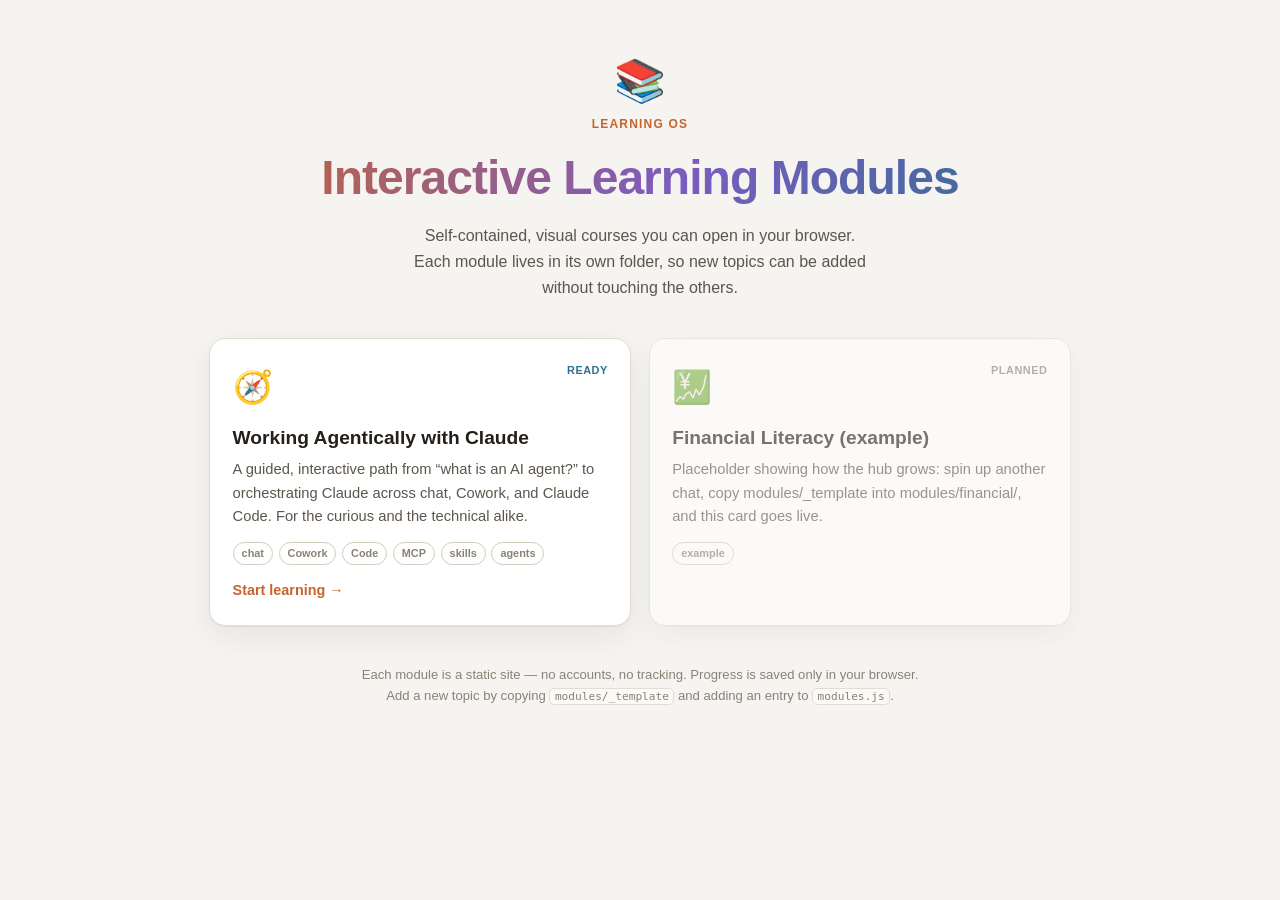
<file: index.html>
<!doctype html>
<html lang="en">
<head>
  <meta charset="utf-8" />
  <meta name="viewport" content="width=device-width, initial-scale=1" />
  <title>Learning OS — Interactive Learning Modules</title>
  <meta name="description" content="A hub of interactive, self-contained learning modules. Start with working agentically with Claude." />
  <link rel="icon" href="data:image/svg+xml,%3Csvg xmlns='http://www.w3.org/2000/svg' viewBox='0 0 100 100'%3E%3Ctext y='.9em' font-size='90'%3E%F0%9F%93%9A%3C/text%3E%3C/svg%3E" />
  <link rel="stylesheet" href="hub.css" />
</head>
<body>
  <div class="wrap">
    <header class="hub-head">
      <div class="mark">📚</div>
      <div class="hub-badge">Learning OS</div>
      <h1>Interactive Learning Modules</h1>
      <p>Self-contained, visual courses you can open in your browser. Each module lives in its own folder,
         so new topics can be added without touching the others.</p>
    </header>

    <main class="cards" id="cards"></main>

    <footer class="hub-foot">
      Each module is a static site — no accounts, no tracking. Progress is saved only in your browser.<br />
      Add a new topic by copying <code>modules/_template</code> and adding an entry to <code>modules.js</code>.
    </footer>
  </div>

  <script src="modules.js"></script>
  <script>
    const cards = document.getElementById('cards');
    cards.innerHTML = window.MODULES.map((m) => {
      const ready = m.status === 'ready';
      const inner = `
        <span class="status ${m.status}">${ready ? 'Ready' : 'Planned'}</span>
        <div class="card-emoji">${m.emoji}</div>
        <h2>${m.title}</h2>
        <p>${m.description}</p>
        <div class="tags">${m.tags.map((t) => `<span class="tag">${t}</span>`).join('')}</div>
        ${ready ? '<div class="card-cta">Start learning →</div>' : ''}`;
      return ready
        ? `<a class="card ready" href="${m.path}">${inner}</a>`
        : `<div class="card planned">${inner}</div>`;
    }).join('');
  </script>
</body>
</html>
</file>
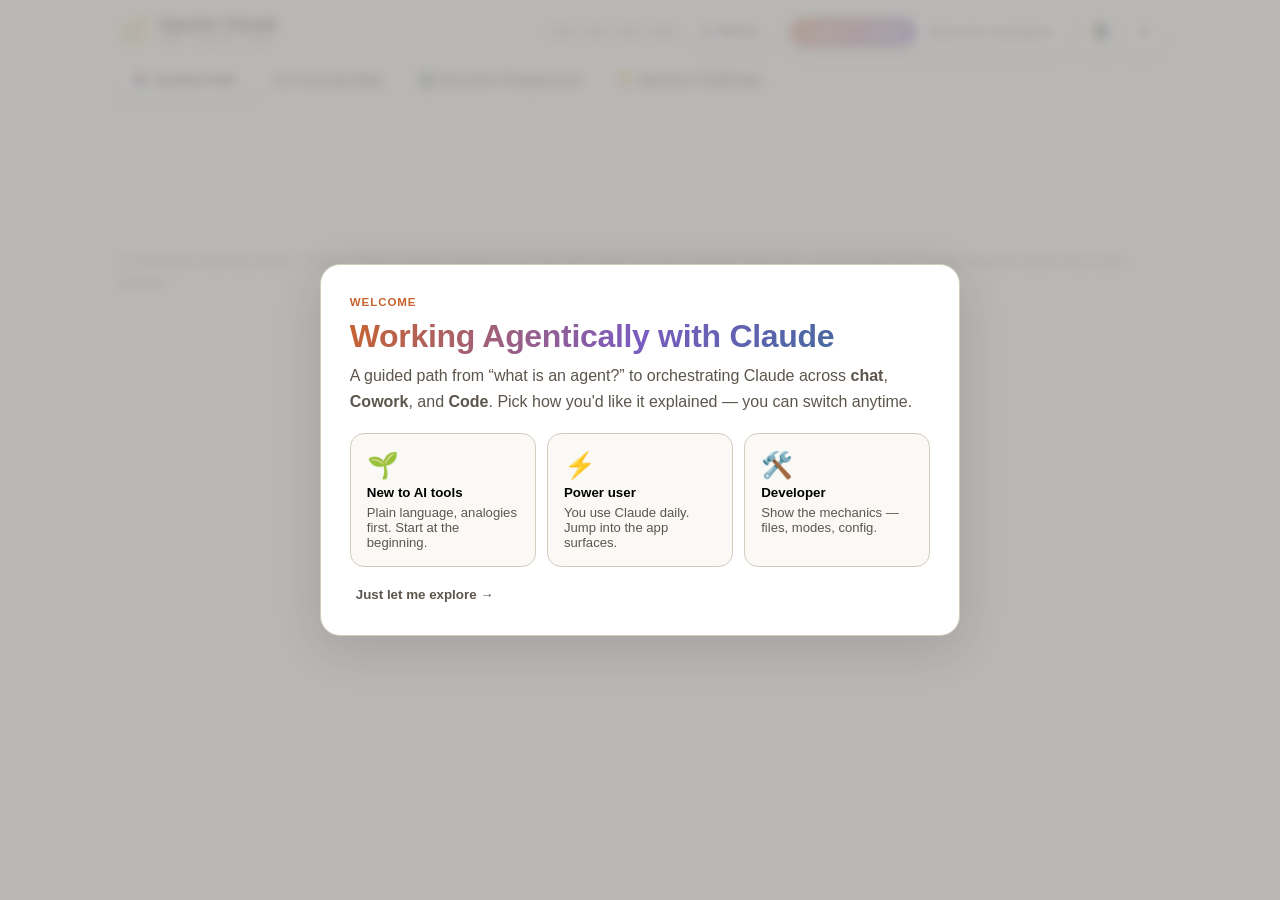
<file: modules/_template/index.html>
<!doctype html>
<html lang="en" data-theme="auto">
<head>
  <meta charset="utf-8" />
  <meta name="viewport" content="width=device-width, initial-scale=1" />
  <title>Working Agentically with Claude — Interactive Course</title>
  <meta name="description" content="An interactive, visual path from “what is an AI agent?” to orchestrating Claude across chat, Cowork, and Code." />
  <link rel="icon" href="data:image/svg+xml,%3Csvg xmlns='http://www.w3.org/2000/svg' viewBox='0 0 100 100'%3E%3Ctext y='.9em' font-size='90'%3E%F0%9F%A7%AD%3C/text%3E%3C/svg%3E" />
  <link rel="stylesheet" href="css/styles.css" />
</head>
<body>
  <!-- ===================== Onboarding overlay ===================== -->
  <div id="onboarding" class="overlay" hidden>
    <div class="overlay-card" role="dialog" aria-modal="true" aria-labelledby="ob-title">
      <div class="overlay-eyebrow">Welcome</div>
      <h1 id="ob-title">Working Agentically with Claude</h1>
      <p class="overlay-lede">A guided path from “what is an agent?” to orchestrating Claude across
        <strong>chat</strong>, <strong>Cowork</strong>, and <strong>Code</strong>. Pick how you'd like it explained —
        you can switch anytime.</p>
      <div class="ob-choices" id="ob-choices">
        <button class="ob-choice" data-lens="simple" data-start="foundations">
          <span class="ob-emoji">🌱</span>
          <span class="ob-choice-title">New to AI tools</span>
          <span class="ob-choice-sub">Plain language, analogies first. Start at the beginning.</span>
        </button>
        <button class="ob-choice" data-lens="simple" data-start="chat">
          <span class="ob-emoji">⚡</span>
          <span class="ob-choice-title">Power user</span>
          <span class="ob-choice-sub">You use Claude daily. Jump into the app surfaces.</span>
        </button>
        <button class="ob-choice" data-lens="mechanics" data-start="code">
          <span class="ob-emoji">🛠️</span>
          <span class="ob-choice-title">Developer</span>
          <span class="ob-choice-sub">Show the mechanics — files, modes, config.</span>
        </button>
      </div>
      <button class="ob-skip" id="ob-skip">Just let me explore →</button>
    </div>
  </div>

  <!-- ===================== Header ===================== -->
  <header class="app-header">
    <div class="header-inner">
      <a class="brand" href="../../index.html" title="Back to all modules">
        <span class="brand-mark">🧭</span>
        <span class="brand-text">
          <span class="brand-title">Agentic Claude</span>
          <span class="brand-sub">chat · Cowork · Code</span>
        </span>
      </a>

      <div class="progress-cluster" aria-live="polite">
        <div class="dikw" id="dikw-meter" title="Your journey: Data → Wisdom">
          <!-- filled by app.js -->
        </div>
        <div class="tier-badge" id="tier-badge" title="Your current mastery tier">
          <span class="tier-dot"></span>
          <span class="tier-label">Novice</span>
        </div>
      </div>

      <div class="header-controls">
        <div class="lens-toggle" id="lens-toggle" role="group" aria-label="Explanation depth">
          <button class="lens-btn" data-lens="simple" aria-pressed="true">Explain it simply</button>
          <button class="lens-btn" data-lens="mechanics" aria-pressed="false">Show the mechanics</button>
        </div>
        <button class="icon-btn" id="theme-toggle" title="Toggle light / dark" aria-label="Toggle theme">🌗</button>
        <button class="icon-btn" id="reset-btn" title="Reset your progress" aria-label="Reset progress">↺</button>
      </div>
    </div>

    <nav class="viewnav" id="viewnav" aria-label="Views">
      <button class="viewnav-btn is-active" data-view="path">📚 Guided Path</button>
      <button class="viewnav-btn" data-view="map">🕸️ Concept Map</button>
      <button class="viewnav-btn" data-view="playground">🎛️ Decision Playground</button>
      <button class="viewnav-btn" data-view="challenge">🏆 Mastery Challenge</button>
    </nav>
  </header>

  <!-- ===================== Main views ===================== -->
  <main id="app">
    <section class="view" id="view-path" data-view="path"></section>
    <section class="view" id="view-map" data-view="map" hidden></section>
    <section class="view" id="view-playground" data-view="playground" hidden></section>
    <section class="view" id="view-challenge" data-view="challenge" hidden></section>
  </main>

  <footer class="app-footer">
    <p>An interactive learning module · content reflects Claude's products as of mid-2026.
       Built as a self-contained static site — no accounts, no tracking, progress saved only in your browser.</p>
  </footer>

  <!-- Classic scripts loaded in dependency order (share top-level scope).
       This works from file:// — ES module imports do not (CORS-blocked). -->
  <script src="js/data.js"></script>
  <script src="js/util.js"></script>
  <script src="js/state.js"></script>
  <script src="js/quiz.js"></script>
  <script src="js/diagrams.js"></script>
  <script src="js/conceptmap.js"></script>
  <script src="js/playground.js"></script>
  <script src="js/challenge.js"></script>
  <script src="js/path.js"></script>
  <script src="js/app.js"></script>
</body>
</html>
</file>
<file: hub.css>
/* hub.css — landing page for the learning modules. Theme-aware, self-contained. */
:root {
  --bg:#f5f4f1; --surface:#fff; --surface-2:#faf9f6; --border:#e2ddd3; --border-strong:#d3ccbe;
  --text:#241f1a; --text-2:#5c554c; --text-3:#8a8177;
  --accent:#c8632f; --accent-2:#2f6f8f; --accent-3:#7a5cc0;
  --shadow:0 1px 2px rgba(30,25,20,.05),0 10px 30px rgba(30,25,20,.07);
  --radius:16px; --font:-apple-system,BlinkMacSystemFont,"Segoe UI",Roboto,Helvetica,Arial,sans-serif;
  color-scheme: light;
}
@media (prefers-color-scheme: dark) {
  :root {
    --bg:#16130f; --surface:#211c16; --surface-2:#27221a; --border:#3a332a; --border-strong:#4a4237;
    --text:#f1ece3; --text-2:#c3bbae; --text-3:#8f877b;
    --accent:#e6864f; --accent-2:#5aa6c4; --accent-3:#a98ce0;
    --shadow:0 1px 2px rgba(0,0,0,.3),0 10px 30px rgba(0,0,0,.4);
    color-scheme: dark;
  }
}
* { box-sizing: border-box; }
body { margin:0; font-family:var(--font); background:var(--bg); color:var(--text); line-height:1.6; -webkit-font-smoothing:antialiased; }
.wrap { max-width:900px; margin:0 auto; padding:3rem 1.2rem 4rem; }
.hub-head { text-align:center; margin-bottom:2.4rem; }
.hub-badge { font-size:.75rem; text-transform:uppercase; letter-spacing:.1em; font-weight:800; color:var(--accent); }
.hub-head h1 { font-size:clamp(2rem,6vw,3rem); margin:.4rem 0;
  background:linear-gradient(120deg,var(--accent),var(--accent-3) 55%,var(--accent-2));
  -webkit-background-clip:text; background-clip:text; color:transparent; letter-spacing:-.02em; }
.hub-head p { color:var(--text-2); max-width:52ch; margin:.4rem auto 0; }
.mark { font-size:2.6rem; }
.cards { display:grid; gap:1.1rem; grid-template-columns:1fr; }
@media (min-width:640px){ .cards { grid-template-columns:1fr 1fr; } }
.card { display:block; text-decoration:none; color:inherit; background:var(--surface); border:1px solid var(--border);
  border-radius:var(--radius); padding:1.4rem; box-shadow:var(--shadow); transition:transform .18s,border-color .18s; }
.card.ready:hover { transform:translateY(-3px); border-color:var(--accent); }
.card.planned { opacity:.6; cursor:default; }
.card-emoji { font-size:2rem; }
.card h2 { font-size:1.2rem; margin:.6rem 0 .3rem; }
.card p { color:var(--text-2); font-size:.92rem; margin:.3rem 0 .8rem; }
.tags { display:flex; flex-wrap:wrap; gap:.35rem; }
.tag { font-size:.68rem; font-weight:700; color:var(--text-3); border:1px solid var(--border-strong);
  padding:.12rem .5rem; border-radius:999px; }
.status { float:right; font-size:.68rem; font-weight:800; text-transform:uppercase; letter-spacing:.05em; }
.status.ready { color:var(--accent-2); }
.status.planned { color:var(--text-3); }
.card-cta { margin-top:.9rem; font-weight:800; color:var(--accent); font-size:.9rem; }
.hub-foot { text-align:center; color:var(--text-3); font-size:.82rem; margin-top:2.4rem; }
.hub-foot code { background:var(--surface-2); border:1px solid var(--border); padding:.1em .4em; border-radius:5px; font-size:.85em; }
</file>
<file: modules/_template/css/styles.css>
/* =============================================================================
   Agentic Claude — design system
   Self-contained, theme-aware (light/dark), responsive. No external assets.
   ============================================================================= */

/* ---------- Design tokens ---------- */
:root {
  --bg:            #f5f4f1;
  --bg-2:          #efece6;
  --surface:       #ffffff;
  --surface-2:     #faf9f6;
  --border:        #e2ddd3;
  --border-strong: #d3ccbe;
  --text:          #241f1a;
  --text-2:        #5c554c;
  --text-3:        #8a8177;
  --accent:        #c8632f;   /* terracotta */
  --accent-2:      #2f6f8f;   /* teal */
  --accent-3:      #7a5cc0;   /* violet */
  --good:          #2e7d5b;
  --bad:           #b23b45;
  --code-bg:       #2c2822;
  --code-text:     #f3ede2;
  --shadow:        0 1px 2px rgba(30,25,20,.05), 0 8px 24px rgba(30,25,20,.06);
  --shadow-lg:     0 12px 48px rgba(30,25,20,.14);
  --radius:        14px;
  --radius-sm:     9px;
  --maxw:          1080px;
  --font: -apple-system, BlinkMacSystemFont, "Segoe UI", Roboto, Helvetica, Arial, sans-serif;
  --mono: ui-monospace, SFMono-Regular, "SF Mono", Menlo, Consolas, monospace;
  color-scheme: light;
}

@media (prefers-color-scheme: dark) {
  :root[data-theme="auto"] { color-scheme: dark; }
}
:root[data-theme="auto"] { color-scheme: light dark; }

/* explicit dark theme + auto-in-dark share the same overrides */
:root[data-theme="dark"],
@media (prefers-color-scheme: dark) { :root[data-theme="auto"] {} }

:root[data-theme="dark"] {
  --bg:            #16130f;
  --bg-2:          #1d1913;
  --surface:       #211c16;
  --surface-2:     #27221a;
  --border:        #3a332a;
  --border-strong: #4a4237;
  --text:          #f1ece3;
  --text-2:        #c3bbae;
  --text-3:        #8f877b;
  --accent:        #e6864f;
  --accent-2:      #5aa6c4;
  --accent-3:      #a98ce0;
  --good:          #59c093;
  --bad:           #e07b83;
  --code-bg:       #100d0a;
  --code-text:     #f3ede2;
  --shadow:        0 1px 2px rgba(0,0,0,.3), 0 8px 24px rgba(0,0,0,.35);
  --shadow-lg:     0 12px 48px rgba(0,0,0,.5);
  color-scheme: dark;
}
@media (prefers-color-scheme: dark) {
  :root[data-theme="auto"] {
    --bg:#16130f; --bg-2:#1d1913; --surface:#211c16; --surface-2:#27221a;
    --border:#3a332a; --border-strong:#4a4237; --text:#f1ece3; --text-2:#c3bbae;
    --text-3:#8f877b; --accent:#e6864f; --accent-2:#5aa6c4; --accent-3:#a98ce0;
    --good:#59c093; --bad:#e07b83; --code-bg:#100d0a; --code-text:#f3ede2;
    --shadow:0 1px 2px rgba(0,0,0,.3),0 8px 24px rgba(0,0,0,.35);
    --shadow-lg:0 12px 48px rgba(0,0,0,.5);
  }
}

/* ---------- Base ---------- */
* { box-sizing: border-box; }
html, body { margin: 0; padding: 0; }
body {
  font-family: var(--font);
  background: var(--bg);
  color: var(--text);
  line-height: 1.6;
  -webkit-font-smoothing: antialiased;
  overflow-x: hidden;
}
h1, h2, h3, h4 { line-height: 1.2; font-weight: 700; letter-spacing: -0.01em; }
a { color: var(--accent-2); }
code {
  font-family: var(--mono);
  font-size: 0.88em;
  background: color-mix(in srgb, var(--accent) 12%, var(--surface));
  color: color-mix(in srgb, var(--accent) 55%, var(--text));
  padding: 0.1em 0.4em;
  border-radius: 5px;
  border: 1px solid var(--border);
  white-space: nowrap;
}
:focus-visible { outline: 2px solid var(--accent-2); outline-offset: 2px; border-radius: 6px; }
button { font-family: inherit; cursor: pointer; }

/* ---------- Header ---------- */
.app-header {
  position: sticky; top: 0; z-index: 40;
  background: color-mix(in srgb, var(--bg) 82%, transparent);
  backdrop-filter: blur(12px);
  border-bottom: 1px solid var(--border);
}
.header-inner {
  max-width: var(--maxw); margin: 0 auto; padding: 0.7rem 1.1rem;
  display: flex; align-items: center; gap: 1rem; flex-wrap: wrap;
}
.brand { display: flex; align-items: center; gap: 0.6rem; text-decoration: none; color: var(--text); }
.brand-mark { font-size: 1.6rem; }
.brand-text { display: flex; flex-direction: column; line-height: 1.1; }
.brand-title { font-weight: 800; font-size: 1.02rem; }
.brand-sub { font-size: 0.72rem; color: var(--text-3); letter-spacing: 0.03em; }

.progress-cluster { display: flex; align-items: center; gap: 0.7rem; margin-left: auto; }
.dikw { display: flex; gap: 4px; }
.dikw-seg {
  width: 30px; height: 8px; border-radius: 4px;
  background: var(--border-strong);
  transition: background .4s, box-shadow .4s;
}
.dikw-seg.on { background: linear-gradient(90deg, var(--accent), var(--accent-3)); box-shadow: 0 0 10px color-mix(in srgb, var(--accent) 40%, transparent); }
.dikw-labels { display: flex; gap: 4px; margin-top: 2px; }

.tier-badge {
  display: inline-flex; align-items: center; gap: 0.4rem;
  padding: 0.28rem 0.7rem; border-radius: 999px;
  background: var(--surface); border: 1px solid var(--border-strong);
  font-size: 0.78rem; font-weight: 700; box-shadow: var(--shadow);
}
.tier-dot { width: 9px; height: 9px; border-radius: 50%; background: linear-gradient(135deg,var(--accent),var(--accent-3)); }

.header-controls { display: flex; align-items: center; gap: 0.5rem; }
.lens-toggle {
  display: inline-flex; background: var(--surface); border: 1px solid var(--border-strong);
  border-radius: 999px; padding: 3px; box-shadow: var(--shadow);
}
.lens-btn {
  border: 0; background: transparent; color: var(--text-2);
  padding: 0.34rem 0.75rem; border-radius: 999px; font-size: 0.8rem; font-weight: 600;
  transition: all .2s;
}
.lens-btn[aria-pressed="true"] { background: linear-gradient(135deg,var(--accent),var(--accent-3)); color: #fff; box-shadow: 0 2px 8px color-mix(in srgb,var(--accent) 40%, transparent); }
.icon-btn {
  border: 1px solid var(--border-strong); background: var(--surface); color: var(--text);
  width: 38px; height: 38px; border-radius: 10px; font-size: 1.05rem; box-shadow: var(--shadow);
  transition: transform .15s, background .2s;
}
.icon-btn:hover { transform: translateY(-1px); background: var(--surface-2); }

.viewnav {
  max-width: var(--maxw); margin: 0 auto; padding: 0 1.1rem 0.6rem;
  display: flex; gap: 0.4rem; overflow-x: auto;
}
.viewnav-btn {
  border: 1px solid transparent; background: transparent; color: var(--text-2);
  padding: 0.45rem 0.85rem; border-radius: 999px; font-weight: 600; font-size: 0.88rem; white-space: nowrap;
  transition: all .2s;
}
.viewnav-btn:hover { background: var(--surface-2); }
.viewnav-btn.is-active { background: var(--surface); border-color: var(--border-strong); color: var(--text); box-shadow: var(--shadow); }

/* ---------- Layout ---------- */
main { max-width: var(--maxw); margin: 0 auto; padding: 1.6rem 1.1rem 4rem; }
.view[hidden] { display: none; }

/* ---------- Path view ---------- */
.path-hero { margin-bottom: 1.6rem; }
.path-hero h1 {
  font-size: clamp(1.7rem, 4vw, 2.5rem); margin: 0.2rem 0;
  background: linear-gradient(120deg, var(--accent), var(--accent-3) 60%, var(--accent-2));
  -webkit-background-clip: text; background-clip: text; color: transparent;
}
.path-hero p { color: var(--text-2); max-width: 60ch; margin: 0.3rem 0 0; }

.stage-rail { display: flex; flex-direction: column; gap: 1rem; }

.stage-card {
  background: var(--surface); border: 1px solid var(--border); border-radius: var(--radius);
  box-shadow: var(--shadow); overflow: hidden; transition: border-color .2s;
}
.stage-card.is-locked { opacity: 0.7; }
.stage-head {
  display: flex; align-items: center; gap: 0.9rem; padding: 1rem 1.2rem; width: 100%;
  border: 0; background: transparent; color: var(--text); text-align: left;
}
.stage-num {
  flex: 0 0 auto; width: 42px; height: 42px; border-radius: 12px;
  display: grid; place-items: center; font-weight: 800; font-size: 1.1rem; color: #fff;
  background: linear-gradient(135deg, var(--accent), var(--accent-3));
}
.stage-card.is-locked .stage-num { background: var(--border-strong); }
.stage-card.is-complete .stage-num { background: linear-gradient(135deg, var(--good), var(--accent-2)); }
.stage-meta { flex: 1 1 auto; min-width: 0; }
.stage-title { font-size: 1.12rem; font-weight: 800; display: flex; align-items: center; gap: 0.5rem; flex-wrap: wrap; }
.stage-tier {
  font-size: 0.68rem; font-weight: 700; text-transform: uppercase; letter-spacing: 0.06em;
  color: var(--accent); background: color-mix(in srgb,var(--accent) 12%, transparent);
  padding: 0.12rem 0.5rem; border-radius: 999px;
}
.stage-tag { color: var(--text-2); font-size: 0.88rem; margin-top: 0.15rem; }
.stage-chevron { flex: 0 0 auto; color: var(--text-3); font-size: 1.2rem; transition: transform .25s; }
.stage-card.is-open .stage-chevron { transform: rotate(90deg); }
.stage-status { flex: 0 0 auto; font-size: 0.78rem; color: var(--text-3); font-weight: 600; }
.stage-status.done { color: var(--good); }

.stage-body { display: none; padding: 0 1.2rem 1.3rem; }
.stage-card.is-open .stage-body { display: block; }
.stage-intro { color: var(--text-2); border-left: 3px solid var(--accent); padding-left: 0.9rem; margin: 0.2rem 0 1.2rem; }

/* ---------- Lesson ---------- */
.lesson {
  background: var(--surface-2); border: 1px solid var(--border); border-radius: var(--radius-sm);
  margin-bottom: 0.9rem; overflow: hidden;
}
.lesson-head {
  display: flex; align-items: center; gap: 0.7rem; width: 100%; text-align: left;
  border: 0; background: transparent; color: var(--text); padding: 0.85rem 1rem; font-weight: 700;
}
.lesson-icon { font-size: 1.25rem; }
.lesson-title { flex: 1; font-size: 1rem; }
.lesson-surfaces { display: flex; gap: 0.3rem; }
.surface-pill {
  font-size: 0.62rem; font-weight: 700; text-transform: uppercase; letter-spacing: 0.04em;
  padding: 0.1rem 0.4rem; border-radius: 5px; border: 1px solid var(--border-strong); color: var(--text-3);
}
.surface-pill.chat   { color: var(--accent-2); border-color: color-mix(in srgb,var(--accent-2) 40%, var(--border)); }
.surface-pill.cowork { color: var(--accent-3); border-color: color-mix(in srgb,var(--accent-3) 40%, var(--border)); }
.surface-pill.code   { color: var(--accent);   border-color: color-mix(in srgb,var(--accent) 40%, var(--border)); }
.lesson-check { font-size: 0.95rem; color: var(--text-3); }
.lesson.is-done .lesson-check { color: var(--good); }
.lesson-chevron { color: var(--text-3); transition: transform .2s; }
.lesson.is-open .lesson-chevron { transform: rotate(90deg); }

.lesson-body { display: none; padding: 0 1rem 1.1rem; }
.lesson.is-open .lesson-body { display: block; }
.analogy {
  display: flex; gap: 0.6rem; align-items: flex-start;
  background: linear-gradient(120deg, color-mix(in srgb,var(--accent-3) 10%, var(--surface)), color-mix(in srgb,var(--accent) 8%, var(--surface)));
  border: 1px solid var(--border); border-radius: var(--radius-sm);
  padding: 0.8rem 0.95rem; margin: 0.4rem 0 1rem; font-style: italic; color: var(--text);
}
.analogy::before { content: "💡"; font-style: normal; font-size: 1.05rem; }

.lens-body > * { animation: fade .25s ease; }
@keyframes fade { from { opacity: 0; transform: translateY(3px); } to { opacity: 1; transform: none; } }
.block-p { margin: 0.5rem 0; color: var(--text); }
.block-list, .block-steps { margin: 0.5rem 0 0.7rem; padding-left: 1.3rem; color: var(--text); }
.block-list li, .block-steps li { margin: 0.32rem 0; }
.block-steps { counter-reset: s; list-style: none; padding-left: 0; }
.block-steps li { position: relative; padding-left: 2rem; }
.block-steps li::before {
  counter-increment: s; content: counter(s);
  position: absolute; left: 0; top: 0.05rem;
  width: 1.4rem; height: 1.4rem; border-radius: 50%; display: grid; place-items: center;
  background: linear-gradient(135deg,var(--accent),var(--accent-3)); color: #fff; font-size: 0.72rem; font-weight: 800;
}
.block-code {
  background: var(--code-bg); color: var(--code-text); font-family: var(--mono); font-size: 0.82rem;
  border-radius: var(--radius-sm); padding: 0.9rem 1rem; margin: 0.7rem 0; overflow-x: auto;
  white-space: pre; line-height: 1.5; border: 1px solid var(--border-strong);
}
.block-h {
  margin: 1.1rem 0 .2rem; font-size: .95rem; font-weight: 800; color: var(--text);
  display: inline-flex; align-items: center; gap: .45rem;
}
.block-h::before { content: ''; width: 4px; height: 1.05em; border-radius: 3px; background: linear-gradient(180deg, var(--accent), var(--accent-3)); }
.block-compare {
  display: grid; grid-template-columns: 1fr auto 1fr; align-items: stretch; gap: .6rem;
  margin: .8rem 0 1rem;
}
.cmp-col { border: 1px solid var(--border-strong); border-radius: var(--radius-sm); padding: .75rem .85rem; background: var(--surface); }
.cmp-col.before { border-color: color-mix(in srgb, var(--bad) 35%, var(--border)); background: color-mix(in srgb, var(--bad) 7%, var(--surface)); }
.cmp-col.after  { border-color: color-mix(in srgb, var(--good) 40%, var(--border)); background: color-mix(in srgb, var(--good) 8%, var(--surface)); }
.cmp-label { font-weight: 800; font-size: .9rem; margin-bottom: .35rem; }
.cmp-col.before .cmp-label { color: var(--bad); }
.cmp-col.after .cmp-label { color: var(--good); }
.cmp-points { margin: 0; padding-left: 1.1rem; font-size: .88rem; color: var(--text); }
.cmp-points li { margin: .28rem 0; }
.cmp-vs { align-self: center; font-weight: 800; font-size: .72rem; color: var(--text-3); text-transform: uppercase; letter-spacing: .05em; }
@media (max-width: 620px) {
  .block-compare { grid-template-columns: 1fr; }
  .cmp-vs { padding: .1rem 0; }
}

.block-tip {
  display: flex; gap: 0.55rem; align-items: flex-start;
  background: color-mix(in srgb,var(--accent-2) 10%, var(--surface));
  border: 1px solid color-mix(in srgb,var(--accent-2) 30%, var(--border));
  border-radius: var(--radius-sm); padding: 0.7rem 0.9rem; margin: 0.8rem 0; font-size: 0.92rem;
}
.block-tip::before { content: "🧭"; }
.lesson-mark {
  margin-top: 0.9rem; display: inline-flex; align-items: center; gap: 0.4rem;
  border: 1px solid var(--border-strong); background: var(--surface); color: var(--text-2);
  padding: 0.4rem 0.8rem; border-radius: 999px; font-size: 0.82rem; font-weight: 600;
}
.lesson.is-done .lesson-mark { background: color-mix(in srgb,var(--good) 14%, var(--surface)); color: var(--good); border-color: color-mix(in srgb,var(--good) 40%, var(--border)); }

/* ---------- Quiz ---------- */
.quiz { margin-top: 1.3rem; border-top: 1px dashed var(--border-strong); padding-top: 1.1rem; }
.quiz-head { display: flex; align-items: center; gap: 0.6rem; margin-bottom: 0.4rem; }
.quiz-head h3 { margin: 0; font-size: 1.05rem; }
.quiz-score { margin-left: auto; font-size: 0.82rem; color: var(--text-2); font-weight: 700; }
.q { background: var(--surface); border: 1px solid var(--border); border-radius: var(--radius-sm); padding: 0.9rem 1rem; margin: 0.7rem 0; }
.q-text { font-weight: 700; margin-bottom: 0.6rem; }
.q-tier { font-size: 0.64rem; font-weight: 700; text-transform: uppercase; color: var(--text-3); letter-spacing: 0.05em; float: right; }
.opt {
  display: block; width: 100%; text-align: left; border: 1px solid var(--border-strong); background: var(--surface-2);
  color: var(--text); padding: 0.6rem 0.85rem; border-radius: var(--radius-sm); margin: 0.35rem 0; font-size: 0.92rem;
  transition: all .15s;
}
.opt:hover:not(:disabled) { border-color: var(--accent-2); background: var(--surface); }
.opt:disabled { cursor: default; }
.opt.correct { border-color: var(--good); background: color-mix(in srgb,var(--good) 14%, var(--surface)); }
.opt.wrong { border-color: var(--bad); background: color-mix(in srgb,var(--bad) 12%, var(--surface)); }
.q-why { margin-top: 0.5rem; font-size: 0.88rem; color: var(--text-2); padding: 0.5rem 0.7rem; border-left: 3px solid var(--accent-2); background: var(--surface-2); border-radius: 0 8px 8px 0; }
.q-why.correct { border-color: var(--good); }
.q-why.wrong { border-color: var(--bad); }
.stage-complete-banner {
  margin-top: 1rem; padding: 0.9rem 1.1rem; border-radius: var(--radius-sm); font-weight: 700;
  background: linear-gradient(120deg, color-mix(in srgb,var(--good) 18%, var(--surface)), color-mix(in srgb,var(--accent-2) 14%, var(--surface)));
  border: 1px solid color-mix(in srgb,var(--good) 35%, var(--border)); display: flex; gap: 0.6rem; align-items: center;
}
.next-stage-btn {
  margin-top: 1rem; border: 0; background: linear-gradient(135deg,var(--accent),var(--accent-3)); color: #fff;
  padding: 0.7rem 1.2rem; border-radius: 999px; font-weight: 700; font-size: 0.95rem; box-shadow: var(--shadow);
}
.next-stage-btn:hover { filter: brightness(1.05); }
.next-stage-btn:disabled { background: var(--border-strong); color: var(--text-3); cursor: not-allowed; box-shadow: none; }

/* ---------- Diagrams ---------- */
.diagram {
  background: var(--surface); border: 1px solid var(--border); border-radius: var(--radius-sm);
  padding: 1rem; margin: 1.1rem 0;
}
.diagram-head { display: flex; align-items: center; gap: 0.5rem; margin-bottom: 0.6rem; }
.diagram-head h4 { margin: 0; font-size: 0.98rem; }
.diagram-stage { width: 100%; overflow-x: auto; }
.diagram svg { width: 100%; height: auto; display: block; max-width: 640px; margin: 0 auto; }
.diagram-node { transition: opacity .3s, filter .3s; }
.diagram-node.dim { opacity: 0.28; }
.diagram-caption { min-height: 2.6em; color: var(--text); font-size: 0.92rem; margin-top: 0.5rem; padding: 0.5rem 0.7rem; background: var(--surface-2); border-radius: 8px; border: 1px solid var(--border); }
.diagram-controls { display: flex; align-items: center; gap: 0.6rem; margin-top: 0.6rem; }
.diagram-controls button { border: 1px solid var(--border-strong); background: var(--surface); color: var(--text); border-radius: 8px; padding: 0.4rem 0.8rem; font-weight: 600; font-size: 0.85rem; }
.diagram-controls button:hover { background: var(--surface-2); }
.diagram-dots { display: flex; gap: 5px; margin-left: auto; }
.diagram-dot { width: 8px; height: 8px; border-radius: 50%; background: var(--border-strong); }
.diagram-dot.on { background: var(--accent); }
.diagram-mode-tabs { display: flex; gap: 0.3rem; margin-bottom: 0.6rem; }
.diagram-mode-tabs button { border: 1px solid var(--border-strong); background: var(--surface-2); color: var(--text-2); border-radius: 999px; padding: 0.25rem 0.7rem; font-size: 0.78rem; font-weight: 600; }
.diagram-mode-tabs button.on { background: linear-gradient(135deg,var(--accent),var(--accent-3)); color: #fff; border-color: transparent; }

/* svg element theming hooks */
.dg-box { fill: var(--surface-2); stroke: var(--border-strong); }
.dg-box.hot { fill: color-mix(in srgb,var(--accent) 22%, var(--surface)); stroke: var(--accent); }
.dg-text { fill: var(--text); font-size: 13px; font-weight: 600; font-family: var(--font); }
.dg-sub { fill: var(--text-3); font-size: 10px; font-family: var(--font); }
.dg-edge { stroke: var(--border-strong); stroke-width: 2; fill: none; }
.dg-edge.hot { stroke: var(--accent); }
.dg-arrow { fill: var(--border-strong); }
.dg-arrow.hot { fill: var(--accent); }

/* ---------- Concept map ---------- */
.map-hero { margin-bottom: 1rem; }
.map-hero h1 { font-size: clamp(1.5rem,3.5vw,2.1rem); margin: 0 0 0.2rem; }
.map-hero p { color: var(--text-2); margin: 0; }
.map-wrap { display: grid; grid-template-columns: 1fr; gap: 1rem; }
@media (min-width: 820px) { .map-wrap { grid-template-columns: 1.5fr 1fr; align-items: start; } }
.map-stage { background: var(--surface); border: 1px solid var(--border); border-radius: var(--radius); box-shadow: var(--shadow); overflow: hidden; }
.map-stage svg { width: 100%; height: auto; display: block; }
.map-node { cursor: pointer; }
.map-node circle { transition: r .2s, fill .2s, stroke-width .2s; }
.map-node text { font-family: var(--font); font-weight: 700; fill: var(--text); pointer-events: none; }
.map-node.core circle { fill: color-mix(in srgb,var(--accent) 25%, var(--surface)); stroke: var(--accent); }
.map-node.surface circle { fill: color-mix(in srgb,var(--accent-2) 20%, var(--surface)); stroke: var(--accent-2); }
.map-node.concept circle { fill: color-mix(in srgb,var(--accent-3) 16%, var(--surface)); stroke: var(--accent-3); }
.map-node.sel circle { stroke-width: 4; filter: drop-shadow(0 0 8px color-mix(in srgb,var(--accent) 45%, transparent)); }
.map-edge { stroke: var(--border-strong); stroke-width: 1.5; fill: none; opacity: 0.5; }
.map-edge.hot { stroke: var(--accent); opacity: 1; stroke-width: 2.5; }
.map-edge-label { fill: var(--text-3); font-size: 9px; font-family: var(--font); }
.map-detail { background: var(--surface); border: 1px solid var(--border); border-radius: var(--radius); box-shadow: var(--shadow); padding: 1.1rem; min-height: 180px; }
.map-detail .md-eyebrow { font-size: 0.7rem; text-transform: uppercase; letter-spacing: 0.06em; color: var(--text-3); font-weight: 700; }
.map-detail h3 { margin: 0.3rem 0 0.5rem; }
.map-detail p { color: var(--text-2); margin: 0.3rem 0 0.8rem; }
.map-detail .md-rels { font-size: 0.85rem; color: var(--text-2); }
.map-detail .md-rels li { margin: 0.2rem 0; }
.map-goto { border: 0; background: linear-gradient(135deg,var(--accent),var(--accent-3)); color: #fff; padding: 0.5rem 1rem; border-radius: 999px; font-weight: 700; font-size: 0.85rem; margin-top: 0.6rem; }
.map-legend { display: flex; gap: 1rem; flex-wrap: wrap; margin-top: 0.7rem; font-size: 0.78rem; color: var(--text-2); }
.map-legend span { display: inline-flex; align-items: center; gap: 0.35rem; }
.map-legend i { width: 12px; height: 12px; border-radius: 50%; display: inline-block; }

/* ---------- Playground ---------- */
.pg-hero { margin-bottom: 1.2rem; }
.pg-hero h1 { font-size: clamp(1.5rem,3.5vw,2.1rem); margin: 0 0 0.2rem; }
.pg-hero p { color: var(--text-2); margin: 0; max-width: 60ch; }
.pg-q { background: var(--surface); border: 1px solid var(--border); border-radius: var(--radius); box-shadow: var(--shadow); padding: 1.1rem 1.2rem; margin-bottom: 1rem; }
.pg-q-text { font-weight: 800; font-size: 1.05rem; margin-bottom: 0.7rem; }
.pg-opts { display: grid; gap: 0.5rem; }
.pg-opt { border: 1px solid var(--border-strong); background: var(--surface-2); color: var(--text); text-align: left; padding: 0.7rem 0.95rem; border-radius: var(--radius-sm); font-size: 0.94rem; transition: all .15s; }
.pg-opt:hover { border-color: var(--accent); }
.pg-opt.sel { border-color: var(--accent); background: color-mix(in srgb,var(--accent) 14%, var(--surface)); font-weight: 600; }
.pg-actions { display: flex; gap: 0.6rem; margin: 0.4rem 0 1rem; }
.pg-result {
  background: linear-gradient(135deg, color-mix(in srgb,var(--accent) 12%, var(--surface)), color-mix(in srgb,var(--accent-3) 12%, var(--surface)));
  border: 1px solid color-mix(in srgb,var(--accent) 35%, var(--border)); border-radius: var(--radius); padding: 1.3rem; box-shadow: var(--shadow-lg);
}
.pg-result .pr-eyebrow { font-size: 0.72rem; text-transform: uppercase; letter-spacing: 0.06em; color: var(--accent); font-weight: 800; }
.pg-result h2 { margin: 0.3rem 0; font-size: 1.4rem; }
.pg-surface { font-size: 0.85rem; color: var(--text-2); font-weight: 700; }
.pg-result .pr-why { color: var(--text); margin: 0.7rem 0; }
.pg-secondary { margin-top: 0.9rem; font-size: 0.9rem; color: var(--text-2); }
.pg-secondary b { color: var(--text); }
.pg-btn { border: 0; background: linear-gradient(135deg,var(--accent),var(--accent-3)); color: #fff; padding: 0.6rem 1.2rem; border-radius: 999px; font-weight: 700; }
.pg-btn.ghost { background: var(--surface); color: var(--text); border: 1px solid var(--border-strong); }
.pg-btn:disabled { opacity: 0.5; cursor: not-allowed; }

/* ---------- Mastery Challenge ---------- */
.ch-progress { position: sticky; top: 92px; z-index: 20; height: 26px; background: var(--surface-2); border: 1px solid var(--border);
  border-radius: 999px; margin: 0 0 1.2rem; overflow: hidden; display: flex; align-items: center; }
.ch-progress-bar { position: absolute; left: 0; top: 0; bottom: 0; background: linear-gradient(90deg, var(--accent), var(--accent-3)); transition: width .3s; border-radius: 999px; }
.ch-progress-label { position: relative; z-index: 1; margin: 0 auto; font-size: .78rem; font-weight: 800; color: var(--text); mix-blend-mode: difference; }
.ch-tier-head { margin: 1.4rem 0 .5rem; }
.ch-tier-badge { font-size: .72rem; font-weight: 800; text-transform: uppercase; letter-spacing: .06em; color: #fff;
  background: linear-gradient(135deg, var(--accent), var(--accent-3)); padding: .25rem .7rem; border-radius: 999px; }
.q-opts .opt.sel { border-color: var(--accent); background: color-mix(in srgb, var(--accent) 14%, var(--surface)); font-weight: 600; }
.ch-meter { display: flex; gap: 6px; margin: .8rem 0; }
.ch-meter-seg { flex: 1; height: 12px; border-radius: 6px; background: var(--border-strong); transition: background .4s; }
.ch-meter-seg.on { background: linear-gradient(90deg, var(--accent), var(--accent-3)); box-shadow: 0 0 10px color-mix(in srgb, var(--accent) 40%, transparent); }

/* ---------- Onboarding overlay ---------- */
.overlay { position: fixed; inset: 0; z-index: 100; display: grid; place-items: center; padding: 1.2rem;
  background: color-mix(in srgb, var(--bg) 55%, rgba(0,0,0,0.55)); backdrop-filter: blur(6px); }
.overlay[hidden] { display: none; }
.overlay-card { background: var(--surface); border: 1px solid var(--border-strong); border-radius: 20px; box-shadow: var(--shadow-lg);
  max-width: 640px; width: 100%; padding: 1.8rem; animation: pop .3s ease; }
@keyframes pop { from { opacity: 0; transform: scale(.96) translateY(8px); } to { opacity: 1; transform: none; } }
.overlay-eyebrow { font-size: 0.72rem; text-transform: uppercase; letter-spacing: 0.08em; color: var(--accent); font-weight: 800; }
.overlay-card h1 { font-size: clamp(1.5rem,4vw,2rem); margin: 0.3rem 0 0.5rem;
  background: linear-gradient(120deg,var(--accent),var(--accent-3),var(--accent-2)); -webkit-background-clip: text; background-clip: text; color: transparent; }
.overlay-lede { color: var(--text-2); margin: 0 0 1.2rem; }
.ob-choices { display: grid; gap: 0.7rem; }
@media (min-width: 620px) { .ob-choices { grid-template-columns: repeat(3,1fr); } }
.ob-choice { display: flex; flex-direction: column; gap: 0.3rem; text-align: left; padding: 1rem;
  border: 1px solid var(--border-strong); background: var(--surface-2); border-radius: var(--radius); transition: all .18s; }
.ob-choice:hover { border-color: var(--accent); transform: translateY(-2px); box-shadow: var(--shadow); }
.ob-emoji { font-size: 1.6rem; }
.ob-choice-title { font-weight: 800; }
.ob-choice-sub { font-size: 0.82rem; color: var(--text-2); }
.ob-skip { margin-top: 1.2rem; background: transparent; border: 0; color: var(--text-2); font-weight: 600; }
.ob-skip:hover { color: var(--text); }

/* ---------- Footer ---------- */
.app-footer { border-top: 1px solid var(--border); margin-top: 2rem; }
.app-footer p { max-width: var(--maxw); margin: 0 auto; padding: 1.3rem 1.1rem; color: var(--text-3); font-size: 0.82rem; }

/* ---------- Toast ---------- */
.toast { position: fixed; bottom: 1.2rem; left: 50%; transform: translateX(-50%) translateY(20px);
  background: var(--text); color: var(--bg); padding: 0.7rem 1.2rem; border-radius: 999px; font-weight: 700; font-size: 0.9rem;
  box-shadow: var(--shadow-lg); opacity: 0; transition: all .3s; z-index: 90; pointer-events: none; }
.toast.show { opacity: 1; transform: translateX(-50%) translateY(0); }

/* ---------- Responsive ---------- */
@media (max-width: 720px) {
  .progress-cluster { order: 3; width: 100%; margin-left: 0; justify-content: space-between; }
  .lens-btn { padding: 0.3rem 0.55rem; font-size: 0.72rem; }
  .dikw-seg { width: 22px; }
  .brand-sub { display: none; }
}
@media (prefers-reduced-motion: reduce) {
  * { animation: none !important; transition: none !important; }
}
</file>
